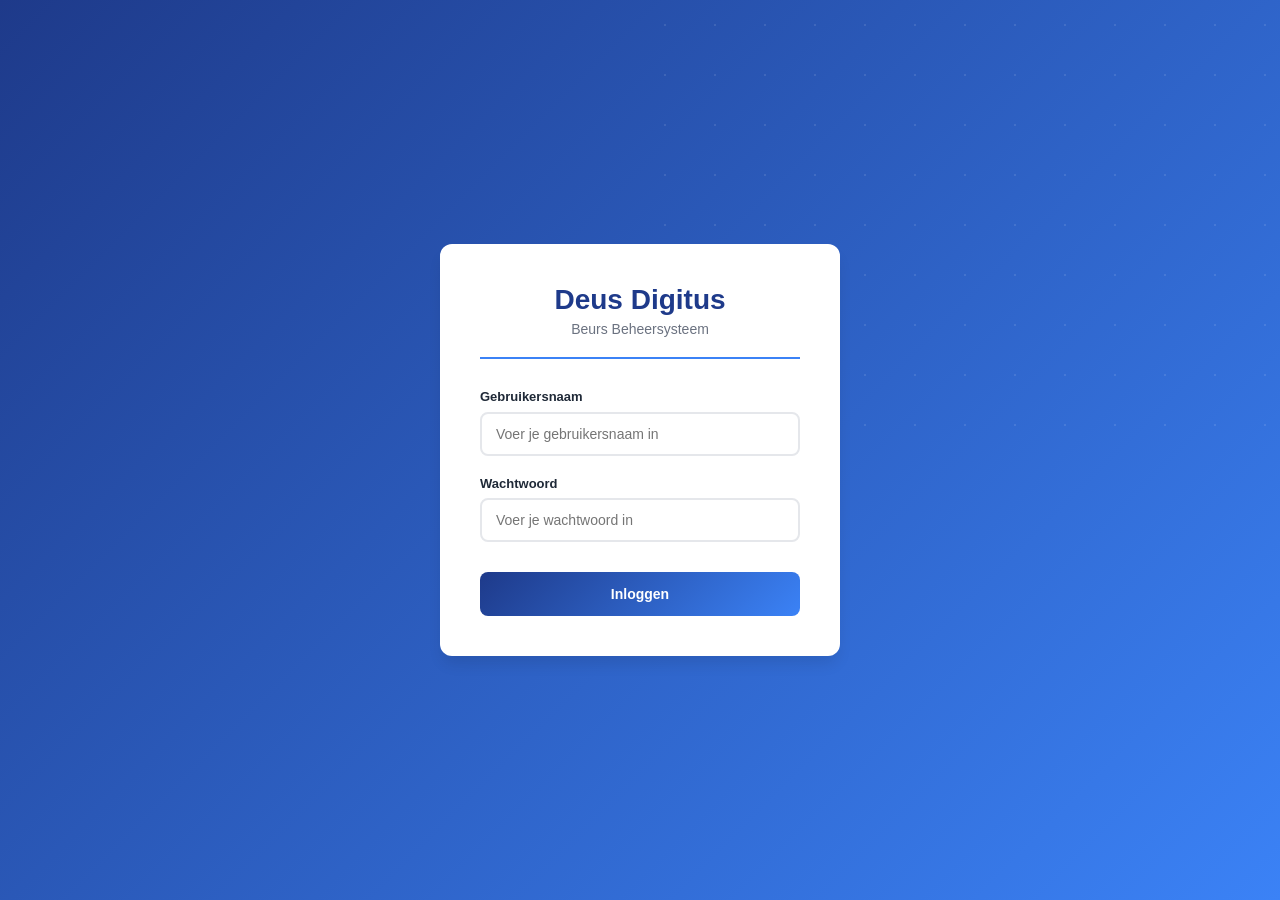
<file: index.html>
<!DOCTYPE html>
<html lang="nl">
<head>
    <meta charset="UTF-8">
    <meta name="viewport" content="width=device-width, initial-scale=1.0">
    <title>Inloggen - Deus Digitus Beurs</title>
    <link rel="stylesheet" href="style.css">
</head>
<body>
    <div class="login-container">
        <div class="login-box">
            <div class="login-header">
                <h1>Deus Digitus</h1>
                <p class="subtitle">Beurs Beheersysteem</p>
            </div>
            
            <form id="loginForm" class="login-form">
                <div class="form-group">
                    <label for="username">Gebruikersnaam</label>
                    <input 
                        type="text" 
                        id="username" 
                        name="username" 
                        placeholder="Voer je gebruikersnaam in" 
                        required
                    >
                </div>
                
                <div class="form-group">
                    <label for="password">Wachtwoord</label>
                    <input 
                        type="password" 
                        id="password" 
                        name="password" 
                        placeholder="Voer je wachtwoord in" 
                        required
                    >
                </div>
                
                <div id="errorMessage" class="error-message"></div>
                
                <button type="submit" class="login-btn">Inloggen</button>
            </form>
            
        </div>
        
        <div class="login-background"></div>
    </div>
    
    <script src="script.js"></script>
</body>
</html>
</file>
<file: style.css>
﻿* {
    margin: 0;
    padding: 0;
    box-sizing: border-box;
}

:root {
    --primary-color: #1e3a8a;
    --secondary-color: #3b82f6;
    --accent-color: #f59e0b;
    --danger-color: #ef4444;
    --success-color: #10b981;
    --text-primary: #1f2937;
    --text-secondary: #6b7280;
    --bg-light: #f9fafb;
    --bg-white: #ffffff;
    --border-color: #e5e7eb;
    --shadow-sm: 0 1px 2px 0 rgba(0, 0, 0, 0.05);
    --shadow-md: 0 4px 6px -1px rgba(0, 0, 0, 0.1);
    --shadow-lg: 0 10px 15px -3px rgba(0, 0, 0, 0.1);
    --control-height: 44px;
    --control-radius: 8px;
    --control-font-size: 14px;
    --label-font-size: 13px;
    --grid-gap: 12px;
}

body {
    font-family: -apple-system, BlinkMacSystemFont, 'Segoe UI', 'Roboto', 'Oxygen',
        'Ubuntu', 'Cantarell', 'Fira Sans', 'Droid Sans', 'Helvetica Neue',
        sans-serif;
    -webkit-font-smoothing: antialiased;
    -moz-osx-font-smoothing: grayscale;
    background-color: var(--bg-light);
    color: var(--text-primary);
}

/* ==================== LOGIN PAGE ==================== */

.login-container {
    min-height: 100vh;
    display: flex;
    align-items: center;
    justify-content: center;
    background: linear-gradient(135deg, var(--primary-color) 0%, var(--secondary-color) 100%);
    position: relative;
    overflow: hidden;
}

.login-background {
    position: absolute;
    top: -50%;
    right: -50%;
    width: 100%;
    height: 100%;
    background: radial-gradient(circle, rgba(255, 255, 255, 0.1) 1px, transparent 1px);
    background-size: 50px 50px;
    animation: float 20s ease-in-out infinite;
}

@keyframes float {
    0%, 100% {
        transform: translate(0, 0);
    }
    50% {
        transform: translate(30px, -30px);
    }
}

.login-box {
    position: relative;
    z-index: 10;
    background: var(--bg-white);
    border-radius: 12px;
    box-shadow: var(--shadow-lg);
    max-width: 400px;
    width: 100%;
    margin: 20px;
    padding: 40px;
    animation: slideIn 0.5s ease-out;
}

@keyframes slideIn {
    from {
        opacity: 0;
        transform: translateY(20px);
    }
    to {
        opacity: 1;
        transform: translateY(0);
    }
}

.login-header {
    text-align: center;
    margin-bottom: 30px;
    border-bottom: 2px solid var(--secondary-color);
    padding-bottom: 20px;
}

.login-header h1 {
    color: var(--primary-color);
    font-size: 28px;
    margin-bottom: 5px;
    font-weight: 700;
}

.login-header .subtitle {
    color: var(--text-secondary);
    font-size: 14px;
}

.login-form {
    display: flex;
    flex-direction: column;
    gap: 20px;
}

.form-group {
    display: flex;
    flex-direction: column;
}

.form-group label {
    color: var(--text-primary);
    font-weight: 600;
    margin-bottom: 8px;
    font-size: 14px;
}

.form-group input {
    padding: 12px 14px;
    border: 2px solid var(--border-color);
    border-radius: 6px;
    font-size: 14px;
    transition: all 0.3s ease;
    background-color: var(--bg-white);
    color: var(--text-primary);
}

.form-group input:focus {
    outline: none;
    border-color: var(--secondary-color);
    box-shadow: 0 0 0 3px rgba(59, 130, 246, 0.1);
}



.form-group select {
    padding: 12px 14px;
    border: 2px solid var(--border-color);
    border-radius: 6px;
    font-size: 14px;
    transition: all 0.3s ease;
    background-color: var(--bg-white);
    color: var(--text-primary);
}

.form-group select:focus {
    outline: none;
    border-color: var(--secondary-color);
    box-shadow: 0 0 0 3px rgba(59, 130, 246, 0.1);
}

.error-message {
    color: var(--danger-color);
    font-size: 14px;
    padding: 10px;
    background-color: rgba(239, 68, 68, 0.1);
    border-radius: 6px;
    display: none;
    border-left: 3px solid var(--danger-color);
}

.error-message.show {
    display: block;
    animation: shake 0.4s ease-in-out;
}

@keyframes shake {
    0%, 100% {
        transform: translateX(0);
    }
    25% {
        transform: translateX(-5px);
    }
    75% {
        transform: translateX(5px);
    }
}

.login-btn {
    min-height: var(--control-height);
    padding: 0 20px;
    background: linear-gradient(135deg, var(--primary-color) 0%, var(--secondary-color) 100%);
    color: white;
    border: none;
    border-radius: var(--control-radius);
    font-size: var(--control-font-size);
    font-weight: 600;
    cursor: pointer;
    display: inline-flex;
    align-items: center;
    justify-content: center;
    transition: all 0.3s ease;
    margin-top: 10px;
}

.login-btn:hover {
    transform: translateY(-2px);
    box-shadow: var(--shadow-lg);
}

.login-btn:active {
    transform: translateY(0);
}

.login-footer {
    text-align: center;
    margin-top: 20px;
    padding-top: 20px;
    border-top: 1px solid var(--border-color);
}

.demo-info {
    color: var(--text-secondary);
    font-size: 12px;
}

/* ==================== DASHBOARD ==================== */

.dashboard-container {
    min-height: 100vh;
    background-color: var(--bg-light);
}

.navbar {
    background: linear-gradient(135deg, var(--primary-color) 0%, var(--secondary-color) 100%);
    color: white;
    box-shadow: var(--shadow-md);
    position: sticky;
    top: 0;
    z-index: 100;
}

.navbar-content {
    max-width: 1200px;
    margin: 0 auto;
    padding: 20px 30px;
    display: flex;
    justify-content: space-between;
    align-items: center;
}

.navbar-brand h1 {
    font-size: 24px;
    font-weight: 700;
    margin-bottom: 2px;
}

.navbar-brand p {
    font-size: 12px;
    opacity: 0.9;
}

.navbar-user {
    display: flex;
    align-items: center;
    gap: 15px;
}

.navbar-user span {
    font-size: 14px;
}

.logout-btn {
    min-height: var(--control-height);
    padding: 0 16px;
    background-color: rgba(255, 255, 255, 0.2);
    color: white;
    border: 1px solid rgba(255, 255, 255, 0.3);
    border-radius: var(--control-radius);
    cursor: pointer;
    font-size: var(--control-font-size);
    font-weight: 600;
    display: inline-flex;
    align-items: center;
    justify-content: center;
    transition: all 0.3s ease;
}

.logout-btn:hover {
    background-color: rgba(255, 255, 255, 0.3);
    border-color: rgba(255, 255, 255, 0.5);
}

.dashboard-content {
    max-width: 1200px;
    margin: 0 auto;
    padding: 40px 30px;
    display: grid;
    gap: 20px;
}

.section-nav {
    display: flex;
    flex-wrap: wrap;
    gap: 10px;
    margin-bottom: 20px;
}

.section-nav-btn {
    border: 1px solid var(--border-color);
    background: var(--bg-white);
    color: var(--text-primary);
    min-height: var(--control-height);
    padding: 0 14px;
    border-radius: var(--control-radius);
    cursor: pointer;
    font-weight: 600;
    font-size: var(--control-font-size);
    display: inline-flex;
    align-items: center;
    justify-content: center;
}

.section-nav-btn.active {
    background: var(--primary-color);
    color: #fff;
    border-color: var(--primary-color);
}

.dashboard-page {
    display: none;
}

.dashboard-page.active {
    display: grid;
    gap: 18px;
}

.dashboard-header {
    margin-bottom: 40px;
}

.dashboard-header h2 {
    color: var(--primary-color);
    font-size: 28px;
    margin-bottom: 8px;
}

.dashboard-header p {
    color: var(--text-secondary);
    font-size: 16px;
}

.dashboard-grid {
    display: grid;
    grid-template-columns: repeat(auto-fit, minmax(250px, 1fr));
    gap: 20px;
    margin-bottom: 40px;
}

.dashboard-card {
    background: var(--bg-white);
    border-radius: 8px;
    padding: 24px;
    box-shadow: var(--shadow-sm);
    transition: all 0.3s ease;
    border: 1px solid var(--border-color);
    cursor: pointer;
}

.dashboard-card:hover {
    transform: translateY(-4px);
    box-shadow: var(--shadow-lg);
    border-color: var(--secondary-color);
}

.card-icon {
    font-size: 40px;
    margin-bottom: 12px;
}

.dashboard-card h3 {
    color: var(--primary-color);
    font-size: 18px;
    margin-bottom: 8px;
}

.dashboard-card p {
    color: var(--text-secondary);
    font-size: 14px;
    line-height: 1.5;
}

.dashboard-info {
    background: var(--bg-white);
    border-radius: 8px;
    padding: 24px;
    box-shadow: var(--shadow-sm);
    border: 1px solid var(--border-color);
    display: grid;
    gap: 14px;
}

.inventory-section {
    background: var(--bg-white);
    border-radius: 8px;
    border: 1px solid var(--border-color);
    box-shadow: var(--shadow-sm);
    padding: 24px;
    margin-bottom: 32px;
    display: grid;
    gap: 14px;
}

.section-header {
    margin-bottom: 2px;
    display: grid;
    gap: 4px;
}

.section-header h3 {
    color: var(--primary-color);
    font-size: 20px;
    margin-bottom: 4px;
}

.section-header p {
    color: var(--text-secondary);
    font-size: 14px;
}

.product-form {
    display: grid;
    gap: 14px;
    margin-bottom: 20px;
}

.form-row {
    display: grid;
    grid-template-columns: repeat(12, minmax(0, 1fr));
    gap: var(--grid-gap);
    align-items: end;
}

.form-row > .form-group {
    grid-column: span 9;
}

.form-row > .form-actions {
    grid-column: span 3;
    justify-content: flex-end;
}

.form-row.two-cols > * {
    grid-column: span 6;
}

.form-row.three-cols > * {
    grid-column: span 4;
}

.form-actions {
    display: flex;
    align-items: center;
    gap: 8px;
    flex-wrap: wrap;
}

.form-actions.end {
    justify-content: flex-end;
}

.primary-btn,
.success-btn {
    border: none;
    border-radius: var(--control-radius);
    cursor: pointer;
    font-weight: 600;
    color: #fff;
    min-height: var(--control-height);
    padding: 0 14px;
    display: inline-flex;
    align-items: center;
    justify-content: center;
    font-size: var(--control-font-size);
    transition: transform 0.2s ease, box-shadow 0.2s ease, opacity 0.2s ease;
}

.primary-btn {
    background: var(--secondary-color);
}

.success-btn {
    background: var(--success-color);
}

.danger-btn {
    border: none;
    border-radius: var(--control-radius);
    cursor: pointer;
    font-weight: 600;
    color: #fff;
    min-height: var(--control-height);
    padding: 0 14px;
    background: var(--danger-color);
    display: inline-flex;
    align-items: center;
    justify-content: center;
    font-size: var(--control-font-size);
    transition: transform 0.2s ease, box-shadow 0.2s ease, opacity 0.2s ease;
}

.neutral-btn {
    border: 1px solid var(--border-color);
    border-radius: var(--control-radius);
    cursor: pointer;
    font-weight: 600;
    color: var(--text-primary);
    min-height: var(--control-height);
    padding: 0 14px;
    background: var(--bg-white);
    display: inline-flex;
    align-items: center;
    justify-content: center;
    font-size: var(--control-font-size);
    transition: border-color 0.2s ease, box-shadow 0.2s ease;
}

.neutral-btn.active {
    border-color: var(--primary-color);
    box-shadow: 0 0 0 2px rgba(30, 58, 138, 0.15);
}

.primary-btn:hover,
.success-btn:hover,
.danger-btn:hover,
.neutral-btn:hover {
    transform: translateY(-1px);
    box-shadow: var(--shadow-md);
}

.primary-btn:disabled,
.success-btn:disabled {
    cursor: not-allowed;
    opacity: 0.55;
    transform: none;
    box-shadow: none;
}

.form-message {
    min-height: 22px;
    border-radius: 6px;
    font-size: 13px;
    font-weight: 600;
    padding: 0;
}

.form-message.show {
    padding: 8px 10px;
}

.form-message.info {
    background: rgba(59, 130, 246, 0.1);
    color: var(--secondary-color);
}

.form-message.error {
    background: rgba(239, 68, 68, 0.1);
    color: var(--danger-color);
}

.form-message.success {
    background: rgba(16, 185, 129, 0.1);
    color: var(--success-color);
}

.products-list h4 {
    color: var(--primary-color);
    margin-bottom: 10px;
}

.products-list {
    display: grid;
    gap: 12px;
}

.search-bar {
    margin-bottom: 10px;
    display: grid;
    grid-template-columns: repeat(12, minmax(0, 1fr));
    gap: var(--grid-gap);
    align-items: end;
}

.search-bar > .form-group {
    grid-column: span 8;
}

.search-bar > .form-actions {
    grid-column: span 4;
    justify-content: flex-end;
}

.stock-update-controls {
    display: flex;
    align-items: center;
    gap: 8px;
    flex-wrap: wrap;
}

.stock-add-input {
    width: 90px;
}

.sale-price-input {
    width: 110px;
}

.stock-inline-editor {
    display: inline-flex;
    align-items: center;
}

.stock-display-btn {
    border: none;
    background: transparent;
    color: var(--primary-color);
    font-weight: 700;
    cursor: pointer;
    padding: 0;
}

.stock-edit-group {
    display: inline-flex;
    align-items: center;
    gap: 6px;
}

.stock-edit-input {
    width: 82px;
}

.stock-save-btn {
    min-height: 32px;
    padding: 0 10px;
    min-width: 36px;
}

.search-bar #exportInventoryBtn {
    width: 100%;
    min-height: 44px;
}

#importPreviewTableBody input {
    width: 100%;
}

.hidden {
    display: none !important;
}

.session-submit-actions {
    margin-top: 12px;
}

.remove-session-btn {
    min-width: 42px;
    padding: 8px 10px;
}

.table-wrapper {
    overflow-x: auto;
}

.search-results-wrapper {
    max-height: 900px;
    overflow-y: auto;
}

.search-results-wrapper thead th {
    position: sticky;
    top: 0;
    background: var(--bg-white);
    z-index: 2;
}

.transaction-assign-bar {
    display: grid;
    grid-template-columns: repeat(12, minmax(0, 1fr));
    gap: var(--grid-gap);
    align-items: end;
    margin: 12px 0 14px;
}

.transaction-assign-bar .form-group {
    margin-bottom: 0;
    grid-column: span 8;
}

.transaction-assign-bar .form-actions {
    grid-column: span 4;
    justify-content: flex-end;
}

#assignTransactionSelectAll,
.assign-transaction-checkbox {
    width: 18px;
    height: 18px;
    cursor: pointer;
}

.table-wrapper table {
    width: 100%;
    border-collapse: collapse;
    font-size: 14px;
}

.table-wrapper th,
.table-wrapper td {
    text-align: left;
    border-bottom: 1px solid var(--border-color);
    padding: 10px 8px;
}

.table-wrapper th {
    color: var(--text-secondary);
    font-size: 12px;
    text-transform: uppercase;
    letter-spacing: 0.4px;
}

.form-group label {
    color: var(--text-primary);
    font-weight: 600;
    margin-bottom: 6px;
    font-size: var(--label-font-size);
    line-height: 1.3;
}

.form-group input,
.form-group select {
    width: 100%;
    min-height: var(--control-height);
    padding: 0 14px;
    border: 2px solid var(--border-color);
    border-radius: var(--control-radius);
    font-size: var(--control-font-size);
    background-color: var(--bg-white);
    color: var(--text-primary);
    transition: border-color 0.2s ease, box-shadow 0.2s ease;
}

.form-group input:focus,
.form-group select:focus {
    outline: none;
    border-color: var(--secondary-color);
    box-shadow: 0 0 0 3px rgba(59, 130, 246, 0.1);
}

.form-group input[type="file"] {
    padding: 8px 10px;
}

.form-actions > .primary-btn,
.form-actions > .success-btn,
.form-actions > .neutral-btn {
    min-width: 146px;
}

.sort-btn {
    border: none;
    background: transparent;
    color: inherit;
    font: inherit;
    font-size: 12px;
    text-transform: uppercase;
    letter-spacing: 0.4px;
    font-weight: 700;
    cursor: pointer;
    padding: 0;
}

.sort-btn:hover {
    color: var(--primary-color);
}

.sort-btn.active {
    color: var(--primary-color);
}

.empty-row {
    text-align: center;
    color: var(--text-secondary);
    font-style: italic;
}

.dashboard-info h3 {
    color: var(--primary-color);
    font-size: 18px;
    margin-bottom: 20px;
}

.agenda-summary {
    color: var(--text-secondary);
    font-size: 14px;
    margin-bottom: 12px;
}

.agenda-list {
    display: grid;
    gap: 10px;
}

.agenda-item {
    border: 1px solid var(--border-color);
    border-radius: 8px;
    padding: 10px 12px;
    display: grid;
    grid-template-columns: 120px 1fr;
    gap: 12px;
    align-items: start;
}

.agenda-item-date {
    color: var(--primary-color);
    font-weight: 700;
    font-size: 14px;
}

.agenda-item-content h4 {
    color: var(--text-primary);
    font-size: 15px;
    margin-bottom: 4px;
}

.agenda-item-content p {
    color: var(--text-secondary);
    font-size: 13px;
    margin: 0;
}

.agenda-note {
    margin-top: 4px !important;
}

.cashier-container .dashboard-content {
    max-width: 900px;
}

.cashier-scanner {
    margin: 10px 0 16px;
    border: 1px solid var(--border-color);
    border-radius: 8px;
    padding: 10px;
    background: var(--bg-light);
}

.cashier-scanner video {
    width: 100%;
    max-height: 280px;
    border-radius: 6px;
    background: #000;
    object-fit: cover;
}

.cashier-qr-reader {
    width: 100%;
    background: var(--bg-white);
    border-radius: 6px;
    overflow: hidden;
}

.cashier-qr-reader > div {
    border: none !important;
}

.cashier-checkout {
    margin-top: 12px;
    display: flex;
    align-items: center;
    justify-content: space-between;
    gap: 12px;
}

.cashier-total {
    font-size: 18px;
    color: var(--text-primary);
}

.connection-status {
    display: flex;
    gap: 8px;
    align-items: center;
    padding: 10px 12px;
    border-radius: 8px;
    margin-bottom: 12px;
    font-size: 13px;
    border: 1px solid var(--border-color);
}

.connection-status strong {
    min-width: 74px;
}

.connection-online {
    background: rgba(16, 185, 129, 0.1);
    color: #065f46;
}

.connection-unstable {
    background: rgba(245, 158, 11, 0.13);
    color: #92400e;
}

.connection-offline {
    background: rgba(239, 68, 68, 0.12);
    color: #991b1b;
}

.info-grid {
    display: grid;
    grid-template-columns: repeat(auto-fit, minmax(200px, 1fr));
    gap: 20px;
}

.info-item {
    display: flex;
    flex-direction: column;
    gap: 6px;
}

.info-item label {
    color: var(--text-secondary);
    font-size: 12px;
    text-transform: uppercase;
    font-weight: 600;
    letter-spacing: 0.5px;
}

.info-item span {
    color: var(--text-primary);
    font-size: 16px;
    font-weight: 600;
}

.status-active {
    display: inline-block;
    background-color: rgba(16, 185, 129, 0.1);
    color: var(--success-color);
    padding: 4px 8px;
    border-radius: 4px;
    font-size: 13px;
    font-weight: 600;
}

/* ==================== RESPONSIVE ==================== */

@media (max-width: 1024px) {
    .form-row > .form-group,
    .search-bar > .form-group,
    .transaction-assign-bar .form-group {
        grid-column: span 7;
    }

    .form-row > .form-actions,
    .search-bar > .form-actions,
    .transaction-assign-bar .form-actions {
        grid-column: span 5;
    }
}

@media (max-width: 768px) {
    .login-box {
        padding: 30px 20px;
        max-width: 90%;
    }

    .navbar-content {
        flex-direction: column;
        gap: 15px;
        align-items: flex-start;
    }

    .navbar-user {
        align-self: flex-end;
    }

    .section-nav {
        flex-direction: column;
    }

    .dashboard-content {
        padding: 20px 15px;
    }

    .dashboard-header h2 {
        font-size: 22px;
    }

    .dashboard-grid {
        grid-template-columns: 1fr;
    }

    .agenda-item {
        grid-template-columns: 1fr;
        gap: 6px;
    }

    .info-grid {
        grid-template-columns: 1fr;
    }

    .form-row {
        grid-template-columns: 1fr;
    }

    .form-row > .form-group,
    .form-row > .form-actions,
    .form-row.two-cols > *,
    .form-row.three-cols > * {
        grid-column: 1 / -1;
    }

    .search-bar {
        grid-template-columns: 1fr;
    }

    .search-bar > .form-group,
    .search-bar > .form-actions {
        grid-column: 1 / -1;
    }

    .transaction-assign-bar {
        grid-template-columns: 1fr;
    }

    .transaction-assign-bar .form-group,
    .transaction-assign-bar .form-actions {
        grid-column: 1 / -1;
    }

    .cashier-checkout {
        flex-direction: column;
        align-items: stretch;
    }

    .form-actions.end {
        justify-content: stretch;
    }

    .form-actions.end button,
    .form-actions button {
        width: 100%;
    }
}
</file>
